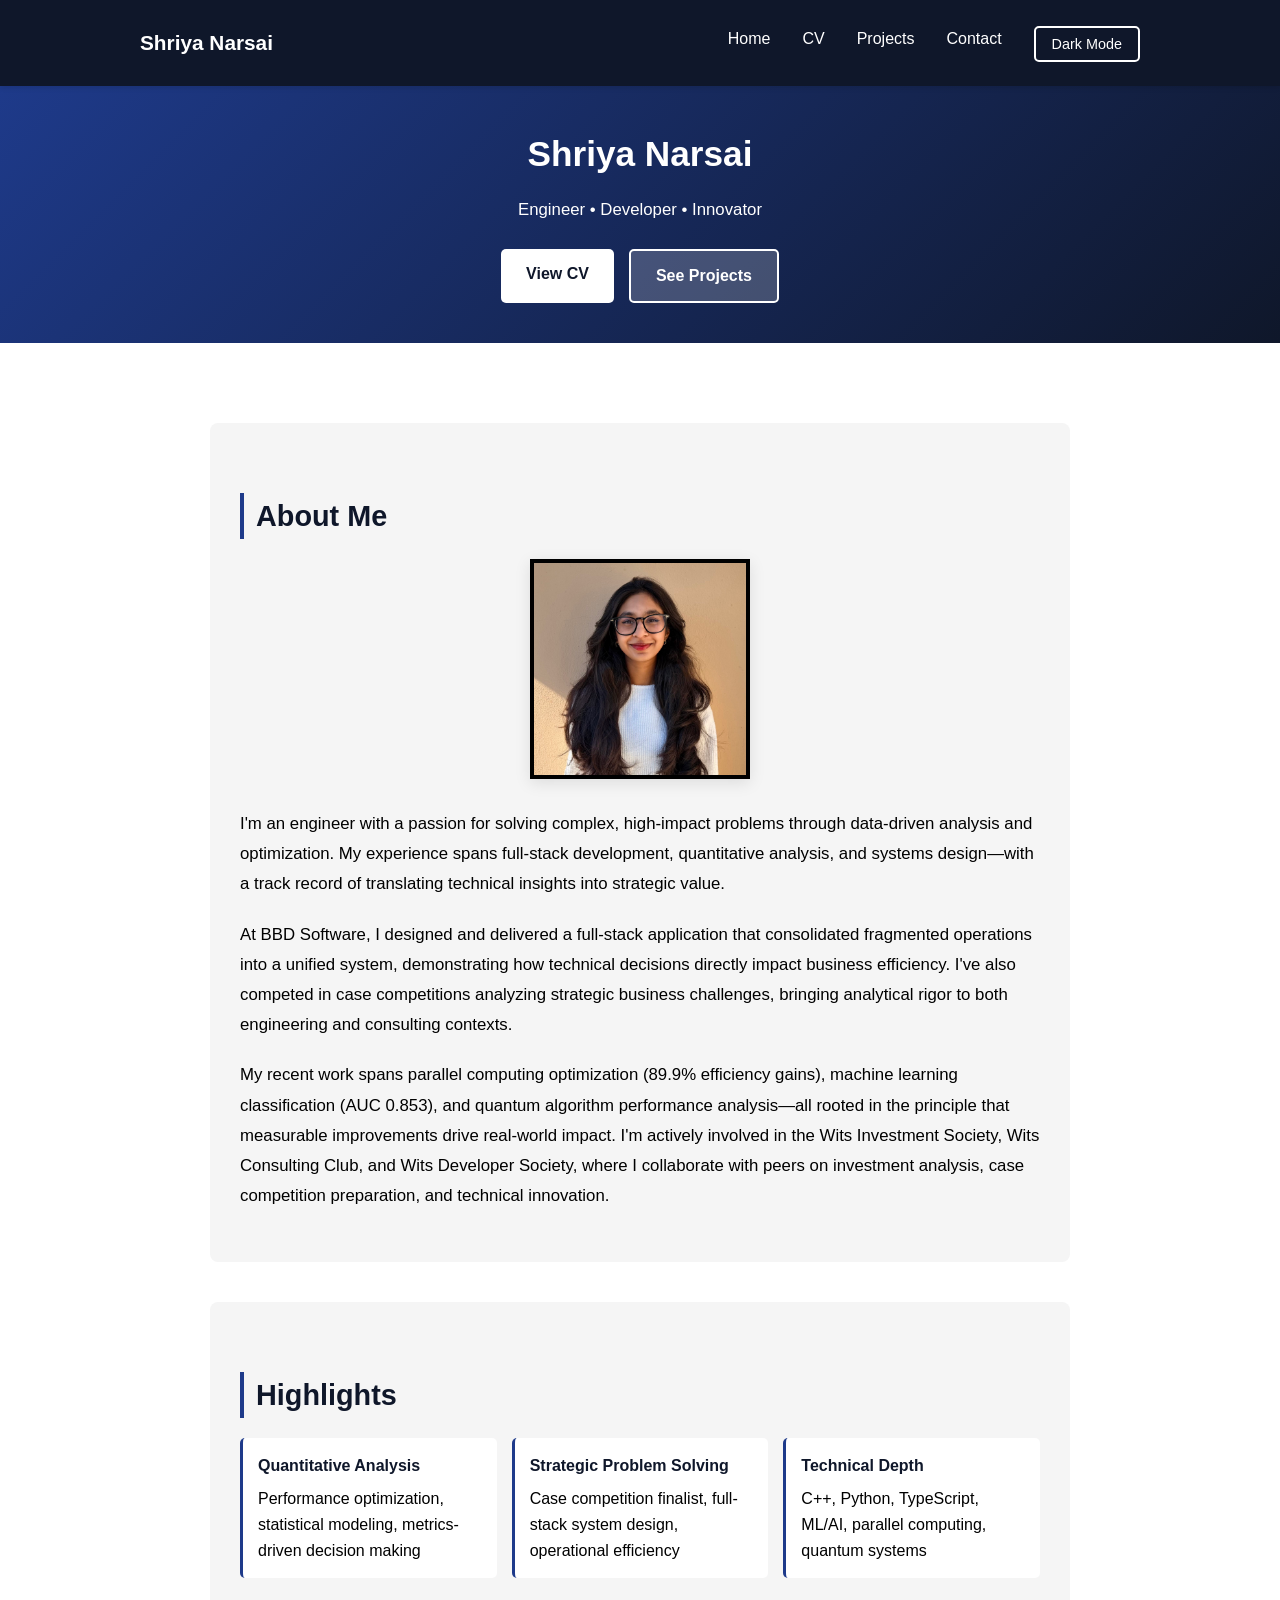
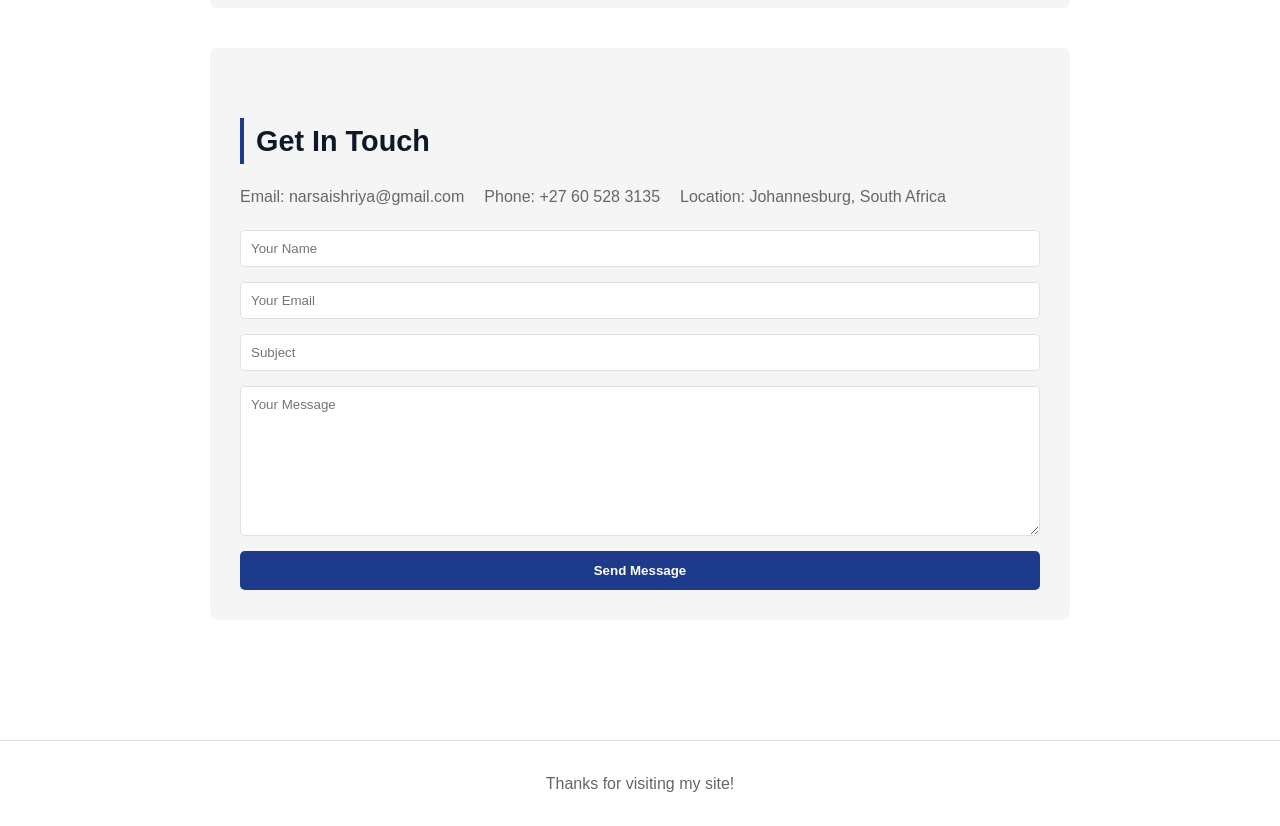
<file: index.html>
<!DOCTYPE html>
<html lang="en">
<head>
    <meta charset="UTF-8">
    <meta name="viewport" content="width=device-width, initial-scale=1.0">
    <title>Shriya Narsai - Portfolio</title>
    <link rel="stylesheet" href="assets/css/style.css">
</head>
<body>
    <nav>
        <div class="nav-container">
            <a href="index.html" class="logo">Shriya Narsai</a>
            <ul class="nav-links">
                <li><a href="index.html">Home</a></li>
                <li><a href="cv.html">CV</a></li>
                <li><a href="projects.html">Projects</a></li>
                <li><a href="#contact">Contact</a></li>
                <li><button id="dark-mode-toggle" class="dark-mode-toggle">Dark Mode</button></li>
            </ul>
        </div>
    </nav>

    <section class="hero">
        <h1>Shriya Narsai</h1>
        <p>Engineer • Developer • Innovator</p>
        <div class="cta-buttons">
            <a href="cv.html" class="btn btn-primary">View CV</a>
            <a href="projects.html" class="btn btn-secondary">See Projects</a>
        </div>
    </section>

    <div class="container">

        <section class="section">
            <h2>About Me</h2>
            <img src="assets/image.jpg" alt="Shriya Narsai" class="profile-image">
            <p class="intro-text">
                I'm an engineer with a passion for solving complex, high-impact problems through data-driven analysis and optimization. My experience spans full-stack development, quantitative analysis, and systems design—with a track record of translating technical insights into strategic value.
            </p>
            <p class="intro-text">
                At BBD Software, I designed and delivered a full-stack application that consolidated fragmented operations into a unified system, demonstrating how technical decisions directly impact business efficiency. I've also competed in case competitions analyzing strategic business challenges, bringing analytical rigor to both engineering and consulting contexts.
            </p>
            <p class="intro-text">
                My recent work spans parallel computing optimization (89.9% efficiency gains), machine learning classification (AUC 0.853), and quantum algorithm performance analysis—all rooted in the principle that measurable improvements drive real-world impact. I'm actively involved in the Wits Investment Society, Wits Consulting Club, and Wits Developer Society, where I collaborate with peers on investment analysis, case competition preparation, and technical innovation.
            </p>
        </section>

        <section class="section">
            <h2>Highlights</h2>
            <div class="skills-container">
                <div class="skill-category">
                    <strong>Quantitative Analysis</strong>
                    Performance optimization, statistical modeling, metrics-driven decision making
                </div>
                <div class="skill-category">
                    <strong>Strategic Problem Solving</strong>
                    Case competition finalist, full-stack system design, operational efficiency
                </div>
                <div class="skill-category">
                    <strong>Technical Depth</strong>
                    C++, Python, TypeScript, ML/AI, parallel computing, quantum systems
                </div>
            </div>
        </section>

        <section class="section" id="contact">
            <h2>Get In Touch</h2>
            <div class="contact-info">
                <span>Email: narsaishriya@gmail.com</span>
                <span>Phone: +27 60 528 3135</span>
                <span>Location: Johannesburg, South Africa</span>
            </div>
            
            <form action="https://formspree.io/f/mlgqdrbw" method="POST" class="contact-form">
                <input type="text" name="name" placeholder="Your Name" required>
                <input type="email" name="email" placeholder="Your Email" required>
                <input type="text" name="subject" placeholder="Subject" required>
                <textarea name="message" placeholder="Your Message" required></textarea>
                <button type="submit" class="btn btn-primary">Send Message</button>
            </form>
        </section>
    </div>

    <footer>
        <p>Thanks for visiting my site!</p>
    </footer>

    <script src="assets/js/script.js"></script>
</body>
</html>
</file>
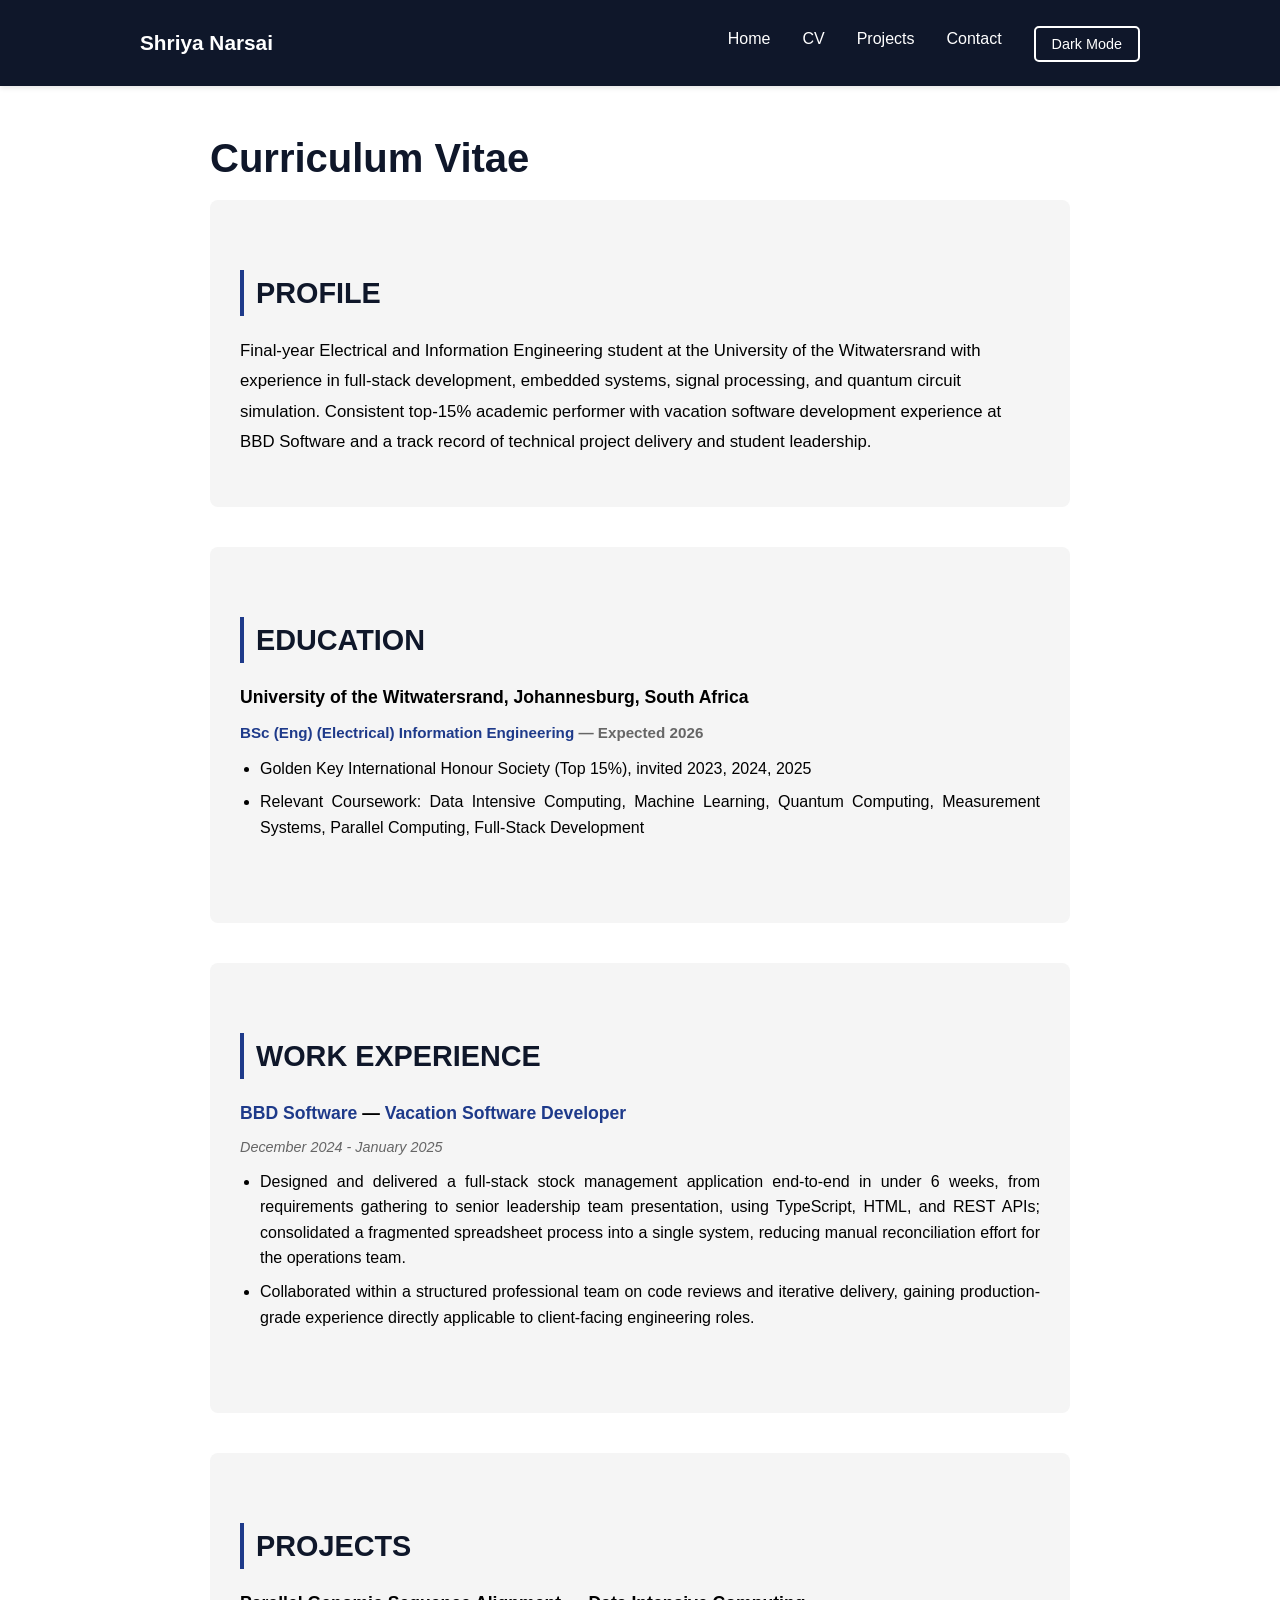
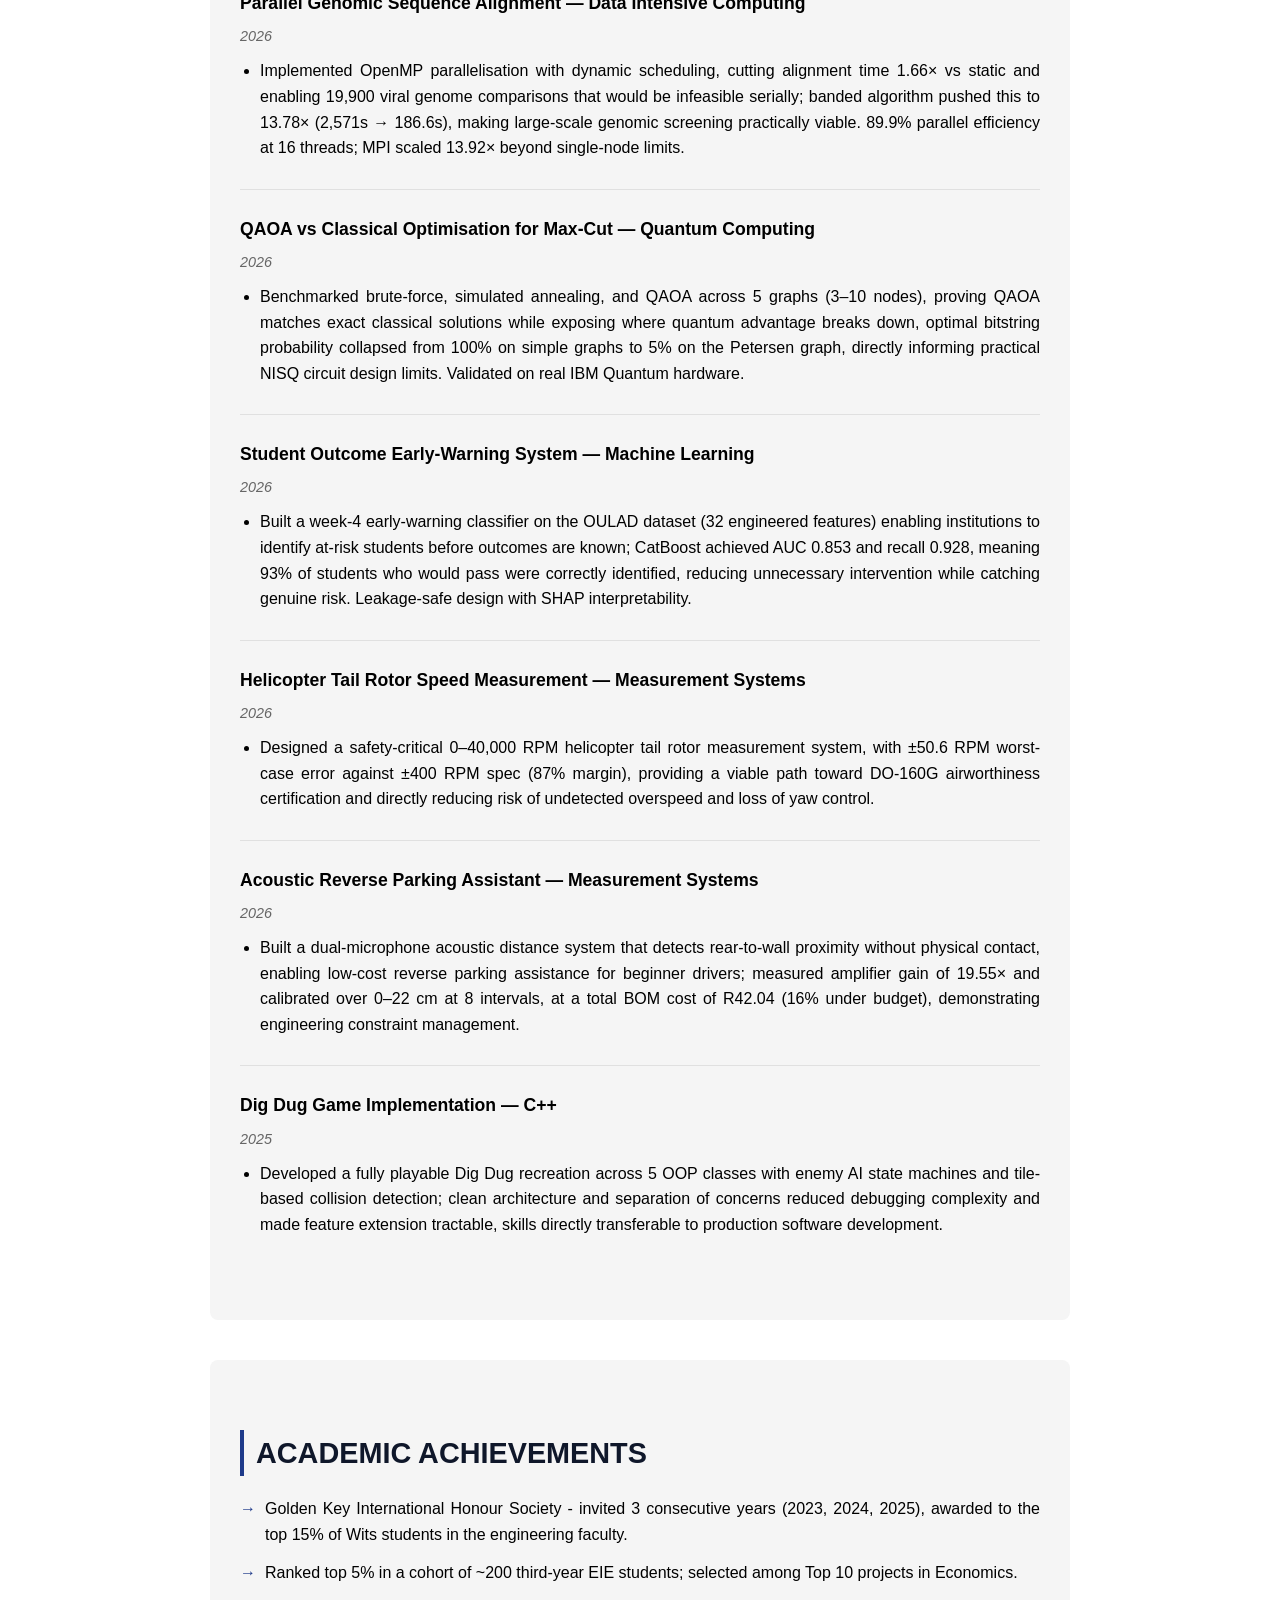
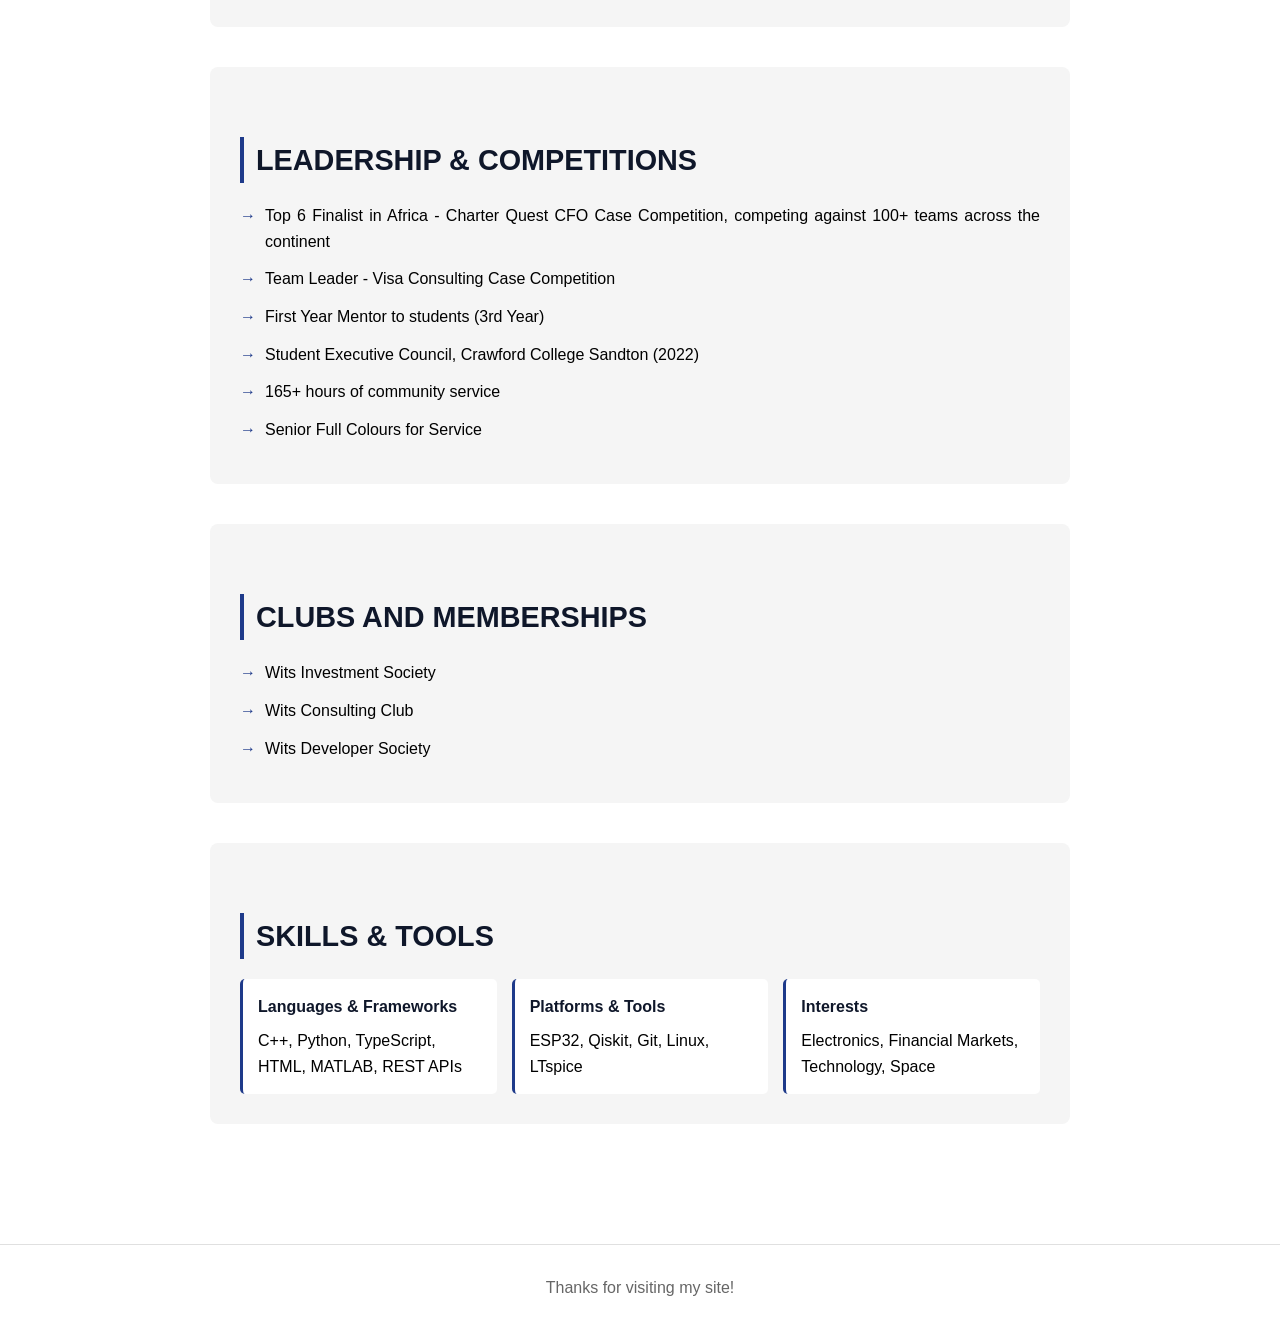
<file: cv.html>
<!DOCTYPE html>
<html lang="en">
<head>
    <meta charset="UTF-8">
    <meta name="viewport" content="width=device-width, initial-scale=1.0">
    <title>Shriya Narsai - CV</title>
    <link rel="stylesheet" href="assets/css/style.css">
</head>
<body>
    <nav>
        <div class="nav-container">
            <a href="index.html" class="logo">Shriya Narsai</a>
            <ul class="nav-links">
                <li><a href="index.html">Home</a></li>
                <li><a href="cv.html">CV</a></li>
                <li><a href="projects.html">Projects</a></li>
                <li><a href="index.html#contact">Contact</a></li>
                <li><button id="dark-mode-toggle" class="dark-mode-toggle">Dark Mode</button></li>
            </ul>
        </div>
    </nav>

    <div class="container">
        <h1>Curriculum Vitae</h1>

        <section class="section">
            <h2>PROFILE</h2>
            <p class="intro-text">
                Final-year Electrical and Information Engineering student at the University of the Witwatersrand with experience in full-stack development, embedded systems, signal processing, and quantum circuit simulation. Consistent top-15% academic performer with vacation software development experience at BBD Software and a track record of technical project delivery and student leadership.
            </p>
        </section>

        <section class="section">
            <h2>EDUCATION</h2>
            <div class="education-item">
                <h3>University of the Witwatersrand, Johannesburg, South Africa</h3>
                <h4><span class="position">BSc (Eng) (Electrical) Information Engineering</span> — Expected 2026</h4>
                <ul>
                    <li>Golden Key International Honour Society (Top 15%), invited 2023, 2024, 2025</li>
                    <li>Relevant Coursework: Data Intensive Computing, Machine Learning, Quantum Computing, Measurement Systems, Parallel Computing, Full-Stack Development</li>
                </ul>
            </div>
        </section>

        <section class="section">
            <h2>WORK EXPERIENCE</h2>
            <div class="work-item">
                <h3><span class="company">BBD Software</span> — <span class="position">Vacation Software Developer</span></h3>
                <p class="date">December 2024 - January 2025</p>
                <ul>
                    <li>Designed and delivered a full-stack stock management application end-to-end in under 6 weeks, from requirements gathering to senior leadership team presentation, using TypeScript, HTML, and REST APIs; consolidated a fragmented spreadsheet process into a single system, reducing manual reconciliation effort for the operations team.</li>
                    <li>Collaborated within a structured professional team on code reviews and iterative delivery, gaining production-grade experience directly applicable to client-facing engineering roles.</li>
                </ul>
            </div>
        </section>

        <section class="section">
            <h2>PROJECTS</h2>
            
            <div class="project-item">
                <h3>Parallel Genomic Sequence Alignment — Data Intensive Computing</h3>
                <p class="date">2026</p>
                <ul>
                    <li>Implemented OpenMP parallelisation with dynamic scheduling, cutting alignment time 1.66× vs static and enabling 19,900 viral genome comparisons that would be infeasible serially; banded algorithm pushed this to 13.78× (2,571s → 186.6s), making large-scale genomic screening practically viable. 89.9% parallel efficiency at 16 threads; MPI scaled 13.92× beyond single-node limits.</li>
                </ul>
            </div>

            <div class="project-item">
                <h3>QAOA vs Classical Optimisation for Max-Cut — Quantum Computing</h3>
                <p class="date">2026</p>
                <ul>
                    <li>Benchmarked brute-force, simulated annealing, and QAOA across 5 graphs (3–10 nodes), proving QAOA matches exact classical solutions while exposing where quantum advantage breaks down, optimal bitstring probability collapsed from 100% on simple graphs to 5% on the Petersen graph, directly informing practical NISQ circuit design limits. Validated on real IBM Quantum hardware.</li>
                </ul>
            </div>

            <div class="project-item">
                <h3>Student Outcome Early-Warning System — Machine Learning</h3>
                <p class="date">2026</p>
                <ul>
                    <li>Built a week-4 early-warning classifier on the OULAD dataset (32 engineered features) enabling institutions to identify at-risk students before outcomes are known; CatBoost achieved AUC 0.853 and recall 0.928, meaning 93% of students who would pass were correctly identified, reducing unnecessary intervention while catching genuine risk. Leakage-safe design with SHAP interpretability.</li>
                </ul>
            </div>

            <div class="project-item">
                <h3>Helicopter Tail Rotor Speed Measurement — Measurement Systems</h3>
                <p class="date">2026</p>
                <ul>
                    <li>Designed a safety-critical 0–40,000 RPM helicopter tail rotor measurement system, with ±50.6 RPM worst-case error against ±400 RPM spec (87% margin), providing a viable path toward DO-160G airworthiness certification and directly reducing risk of undetected overspeed and loss of yaw control.</li>
                </ul>
            </div>

            <div class="project-item">
                <h3>Acoustic Reverse Parking Assistant — Measurement Systems</h3>
                <p class="date">2026</p>
                <ul>
                    <li>Built a dual-microphone acoustic distance system that detects rear-to-wall proximity without physical contact, enabling low-cost reverse parking assistance for beginner drivers; measured amplifier gain of 19.55× and calibrated over 0–22 cm at 8 intervals, at a total BOM cost of R42.04 (16% under budget), demonstrating engineering constraint management.</li>
                </ul>
            </div>

            <div class="project-item">
                <h3>Dig Dug Game Implementation — C++</h3>
                <p class="date">2025</p>
                <ul>
                    <li>Developed a fully playable Dig Dug recreation across 5 OOP classes with enemy AI state machines and tile-based collision detection; clean architecture and separation of concerns reduced debugging complexity and made feature extension tractable, skills directly transferable to production software development.</li>
                </ul>
            </div>
        </section>

        <section class="section">
            <h2>ACADEMIC ACHIEVEMENTS</h2>
            <ul class="achievement-list">
                <li>Golden Key International Honour Society - invited 3 consecutive years (2023, 2024, 2025), awarded to the top 15% of Wits students in the engineering faculty.</li>
                <li>Ranked top 5% in a cohort of ~200 third-year EIE students; selected among Top 10 projects in Economics.</li>
            </ul>
        </section>

        <section class="section">
            <h2>LEADERSHIP & COMPETITIONS</h2>
            <ul class="leadership-list">
                <li>Top 6 Finalist in Africa - Charter Quest CFO Case Competition, competing against 100+ teams across the continent</li>
                <li>Team Leader - Visa Consulting Case Competition</li>
                <li>First Year Mentor to students (3rd Year)</li>
                <li>Student Executive Council, Crawford College Sandton (2022)</li>
                <li>165+ hours of community service</li>
                <li>Senior Full Colours for Service</li>
            </ul>
        </section>

        <section class="section">
            <h2>CLUBS AND MEMBERSHIPS</h2>
            <ul class="achievement-list">
                <li>Wits Investment Society</li>
                <li>Wits Consulting Club</li>
                <li>Wits Developer Society</li>
            </ul>
        </section>

        <section class="section">
            <h2>SKILLS & TOOLS</h2>
            <div class="skills-container">
                <div class="skill-category">
                    <strong>Languages & Frameworks</strong>
                    C++, Python, TypeScript, HTML, MATLAB, REST APIs
                </div>
                <div class="skill-category">
                    <strong>Platforms & Tools</strong>
                    ESP32, Qiskit, Git, Linux, LTspice
                </div>
                <div class="skill-category">
                    <strong>Interests</strong>
                    Electronics, Financial Markets, Technology, Space
                </div>
            </div>
        </section>
    </div>

    <footer>
        <p>Thanks for visiting my site!</p>
    </footer>

    <script src="assets/js/script.js"></script>
</body>
</html>
</file>
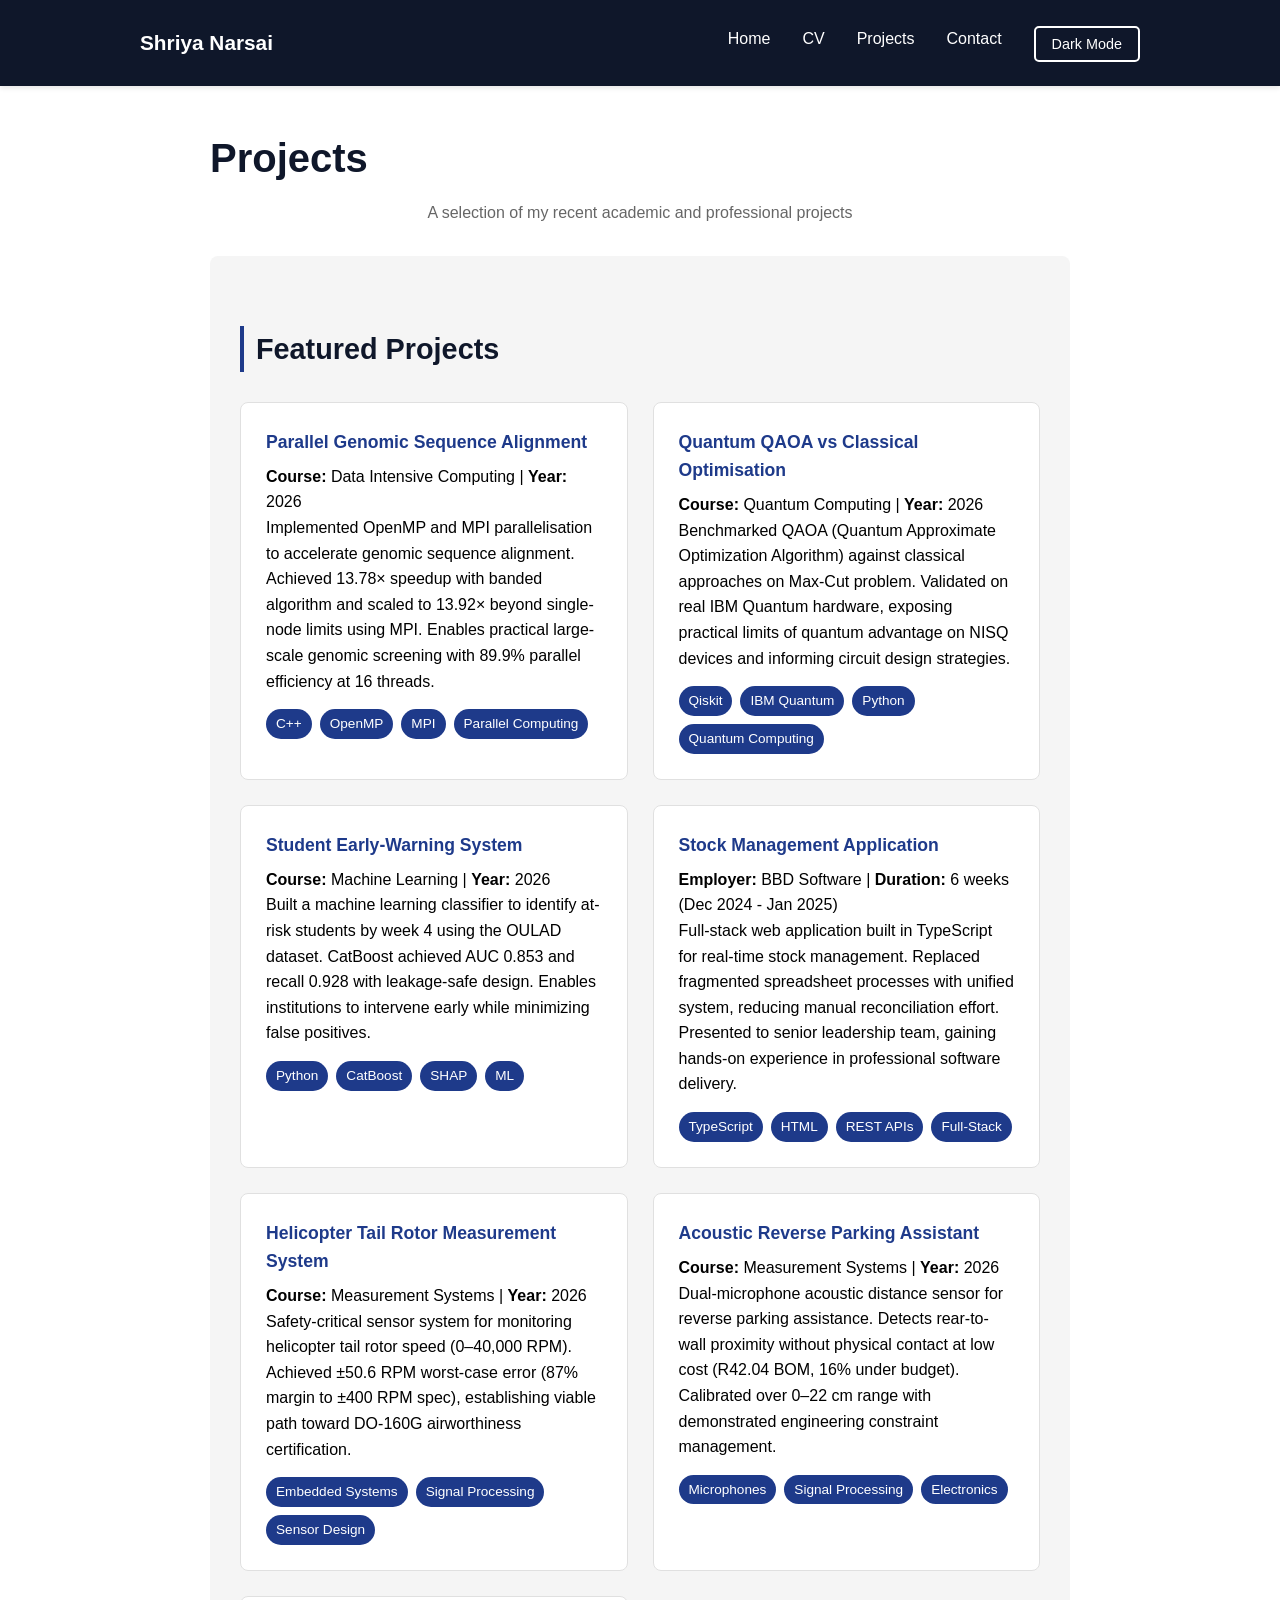
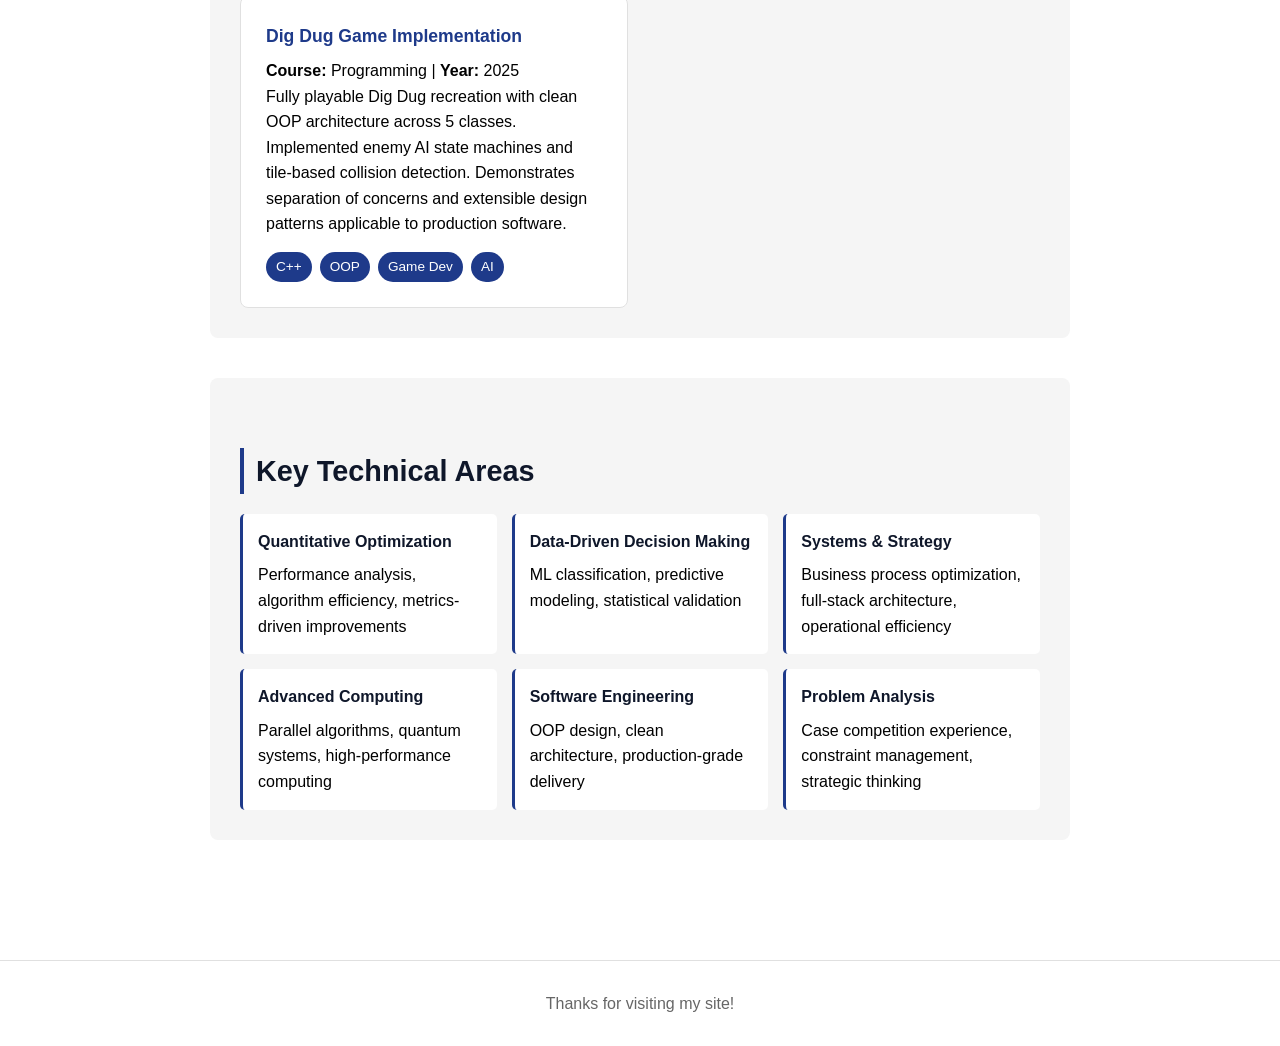
<file: projects.html>
<!DOCTYPE html>
<html lang="en">
<head>
    <meta charset="UTF-8">
    <meta name="viewport" content="width=device-width, initial-scale=1.0">
    <title>Shriya Narsai - Projects</title>
    <link rel="stylesheet" href="assets/css/style.css">
</head>
<body>
    <nav>
        <div class="nav-container">
            <a href="index.html" class="logo">Shriya Narsai</a>
            <ul class="nav-links">
                <li><a href="index.html">Home</a></li>
                <li><a href="cv.html">CV</a></li>
                <li><a href="projects.html">Projects</a></li>
                <li><a href="index.html#contact">Contact</a></li>
                <li><button id="dark-mode-toggle" class="dark-mode-toggle">Dark Mode</button></li>
            </ul>
        </div>
    </nav>

    <div class="container">
        <h1>Projects</h1>
        <p style="text-align: center; color: var(--text-secondary); margin-bottom: 30px;">A selection of my recent academic and professional projects</p>

        <section class="section">
            <h2>Featured Projects</h2>
            <div class="projects-grid">
                <div class="project-card">
                    <h3>Parallel Genomic Sequence Alignment</h3>
                    <p><strong>Course:</strong> Data Intensive Computing | <strong>Year:</strong> 2026</p>
                    <p>Implemented OpenMP and MPI parallelisation to accelerate genomic sequence alignment. Achieved 13.78× speedup with banded algorithm and scaled to 13.92× beyond single-node limits using MPI. Enables practical large-scale genomic screening with 89.9% parallel efficiency at 16 threads.</p>
                    <div class="tech">
                        <span class="tech-tag">C++</span>
                        <span class="tech-tag">OpenMP</span>
                        <span class="tech-tag">MPI</span>
                        <span class="tech-tag">Parallel Computing</span>
                    </div>
                </div>

                <div class="project-card">
                    <h3>Quantum QAOA vs Classical Optimisation</h3>
                    <p><strong>Course:</strong> Quantum Computing | <strong>Year:</strong> 2026</p>
                    <p>Benchmarked QAOA (Quantum Approximate Optimization Algorithm) against classical approaches on Max-Cut problem. Validated on real IBM Quantum hardware, exposing practical limits of quantum advantage on NISQ devices and informing circuit design strategies.</p>
                    <div class="tech">
                        <span class="tech-tag">Qiskit</span>
                        <span class="tech-tag">IBM Quantum</span>
                        <span class="tech-tag">Python</span>
                        <span class="tech-tag">Quantum Computing</span>
                    </div>
                </div>

                <div class="project-card">
                    <h3>Student Early-Warning System</h3>
                    <p><strong>Course:</strong> Machine Learning | <strong>Year:</strong> 2026</p>
                    <p>Built a machine learning classifier to identify at-risk students by week 4 using the OULAD dataset. CatBoost achieved AUC 0.853 and recall 0.928 with leakage-safe design. Enables institutions to intervene early while minimizing false positives.</p>
                    <div class="tech">
                        <span class="tech-tag">Python</span>
                        <span class="tech-tag">CatBoost</span>
                        <span class="tech-tag">SHAP</span>
                        <span class="tech-tag">ML</span>
                    </div>
                </div>

                <div class="project-card">
                    <h3>Stock Management Application</h3>
                    <p><strong>Employer:</strong> BBD Software | <strong>Duration:</strong> 6 weeks (Dec 2024 - Jan 2025)</p>
                    <p>Full-stack web application built in TypeScript for real-time stock management. Replaced fragmented spreadsheet processes with unified system, reducing manual reconciliation effort. Presented to senior leadership team, gaining hands-on experience in professional software delivery.</p>
                    <div class="tech">
                        <span class="tech-tag">TypeScript</span>
                        <span class="tech-tag">HTML</span>
                        <span class="tech-tag">REST APIs</span>
                        <span class="tech-tag">Full-Stack</span>
                    </div>
                </div>

                <div class="project-card">
                    <h3>Helicopter Tail Rotor Measurement System</h3>
                    <p><strong>Course:</strong> Measurement Systems | <strong>Year:</strong> 2026</p>
                    <p>Safety-critical sensor system for monitoring helicopter tail rotor speed (0–40,000 RPM). Achieved ±50.6 RPM worst-case error (87% margin to ±400 RPM spec), establishing viable path toward DO-160G airworthiness certification.</p>
                    <div class="tech">
                        <span class="tech-tag">Embedded Systems</span>
                        <span class="tech-tag">Signal Processing</span>
                        <span class="tech-tag">Sensor Design</span>
                    </div>
                </div>

                <div class="project-card">
                    <h3>Acoustic Reverse Parking Assistant</h3>
                    <p><strong>Course:</strong> Measurement Systems | <strong>Year:</strong> 2026</p>
                    <p>Dual-microphone acoustic distance sensor for reverse parking assistance. Detects rear-to-wall proximity without physical contact at low cost (R42.04 BOM, 16% under budget). Calibrated over 0–22 cm range with demonstrated engineering constraint management.</p>
                    <div class="tech">
                        <span class="tech-tag">Microphones</span>
                        <span class="tech-tag">Signal Processing</span>
                        <span class="tech-tag">Electronics</span>
                    </div>
                </div>

                <div class="project-card">
                    <h3>Dig Dug Game Implementation</h3>
                    <p><strong>Course:</strong> Programming | <strong>Year:</strong> 2025</p>
                    <p>Fully playable Dig Dug recreation with clean OOP architecture across 5 classes. Implemented enemy AI state machines and tile-based collision detection. Demonstrates separation of concerns and extensible design patterns applicable to production software.</p>
                    <div class="tech">
                        <span class="tech-tag">C++</span>
                        <span class="tech-tag">OOP</span>
                        <span class="tech-tag">Game Dev</span>
                        <span class="tech-tag">AI</span>
                    </div>
                </div>
            </div>
        </section>

        <section class="section">
            <h2>Key Technical Areas</h2>
            <div class="skills-container">
                <div class="skill-category">
                    <strong>Quantitative Optimization</strong>
                    Performance analysis, algorithm efficiency, metrics-driven improvements
                </div>
                <div class="skill-category">
                    <strong>Data-Driven Decision Making</strong>
                    ML classification, predictive modeling, statistical validation
                </div>
                <div class="skill-category">
                    <strong>Systems & Strategy</strong>
                    Business process optimization, full-stack architecture, operational efficiency
                </div>
                <div class="skill-category">
                    <strong>Advanced Computing</strong>
                    Parallel algorithms, quantum systems, high-performance computing
                </div>
                <div class="skill-category">
                    <strong>Software Engineering</strong>
                    OOP design, clean architecture, production-grade delivery
                </div>
                <div class="skill-category">
                    <strong>Problem Analysis</strong>
                    Case competition experience, constraint management, strategic thinking
                </div>
            </div>
        </section>
    </div>

    <footer>
        <p>Thanks for visiting my site!</p>
    </footer>

    <script src="assets/js/script.js"></script>
</body>
</html>
</file>
<file: assets/css/style.css>
* {
    margin: 0;
    padding: 0;
    box-sizing: border-box;
}

:root {
    --bg-primary: #ffffff;
    --bg-secondary: #f5f5f5;
    --text-primary: #000000;
    --text-secondary: #666666;
    --accent: #1e3a8a;
    --accent-dark: #0f172a;
    --border: #e0e0e0;
}

body.dark-mode {
    --bg-primary: #1e1e1e;
    --bg-secondary: #2d2d2d;
    --text-primary: #f0f0f0;
    --text-secondary: #b0b0b0;
    --text-heading: #60a5fa;
    --accent: #60a5fa;
    --accent-dark: #1e40af;
    --border: #404040;
}

body {
    font-family: 'Segoe UI', Tahoma, Geneva, Verdana, sans-serif;
    line-height: 1.6;
    color: var(--text-primary);
    background-color: var(--bg-primary);
    transition: background-color 0.3s, color 0.3s;
}

/* Navigation */
nav {
    background-color: var(--accent-dark);
    padding: 1rem 2rem;
    position: sticky;
    top: 0;
    z-index: 100;
    box-shadow: 0 2px 5px rgba(0,0,0,0.1);
}

body.dark-mode nav {
    background-color: #0a0e27;
}

nav .nav-container {
    max-width: 1000px;
    margin: 0 auto;
    display: flex;
    justify-content: space-between;
    align-items: center;
}

nav a {
    color: white;
    text-decoration: none;
    font-weight: 500;
}

nav .logo {
    font-size: 1.3em;
    font-weight: bold;
}

.nav-links {
    display: flex;
    gap: 2rem;
    list-style: none;
}

.nav-links a {
    transition: opacity 0.3s;
}

.nav-links a:hover {
    opacity: 0.8;
}

.dark-mode-toggle {
    background: none;
    border: 2px solid white;
    color: white;
    padding: 0.5rem 1rem;
    cursor: pointer;
    border-radius: 5px;
    font-size: 0.9em;
    transition: background-color 0.3s;
}

.dark-mode-toggle:hover {
    background-color: rgba(255,255,255,0.1);
}

/* Container */
.container {
    max-width: 900px;
    margin: 0 auto;
    padding: 40px 20px;
}

/* Headers */
h1 {
    font-size: 2.5em;
    color: #0f172a;
    margin-bottom: 10px;
}

body.dark-mode h1 {
    color: #60a5fa;
}

h2 {
    font-size: 1.8em;
    color: #0f172a;
    margin-top: 40px;
    margin-bottom: 20px;
    border-left: 4px solid var(--accent);
    padding-left: 12px;
}

body.dark-mode h2 {
    color: #60a5fa;
}

h3 {
    font-size: 1.1em;
    color: var(--text-primary);
    margin-top: 15px;
    margin-bottom: 8px;
}

h4 {
    font-size: 0.95em;
    color: var(--text-secondary);
    font-weight: 600;
    margin-top: 10px;
    margin-bottom: 5px;
}

h5 {
    font-size: 1.1em;
    color: #0f172a;
    margin-top: 15px;
    margin-bottom: 8px;
}

body.dark-mode h5 {
    color: #60a5fa;
}

/* Hero Section */
.hero {
    text-align: center;
    padding: 40px 20px;
    background: linear-gradient(135deg, var(--accent) 0%, var(--accent-dark) 100%);
    color: white;
    margin-bottom: 40px;
}

body.dark-mode .hero {
    background: linear-gradient(135deg, #1e3a8a 0%, #0f172a 100%);
}

.hero h1 {
    color: white;
    font-size: 2.2em;
    margin-bottom: 15px;
}

.hero p {
    font-size: 1.05em;
    margin-bottom: 25px;
}

.cta-buttons {
    display: flex;
    gap: 15px;
    justify-content: center;
    flex-wrap: wrap;
}

.btn {
    padding: 12px 25px;
    border: none;
    border-radius: 5px;
    text-decoration: none;
    font-weight: 600;
    cursor: pointer;
    transition: transform 0.2s, box-shadow 0.2s;
}

.btn-primary {
    background-color: white;
    color: var(--accent-dark);
}

.btn-secondary {
    background-color: rgba(255,255,255,0.2);
    color: white;
    border: 2px solid white;
}

.btn:hover {
    transform: translateY(-2px);
    box-shadow: 0 5px 15px rgba(0,0,0,0.2);
}

/* Content Sections */
.section {
    margin-bottom: 40px;
    background-color: var(--bg-secondary);
    padding: 30px;
    border-radius: 8px;
    opacity: 0;
    animation: fadeInUp 0.6s ease-out forwards;
}

.section.visible {
    animation: fadeInUp 0.6s ease-out forwards;
}

.section:nth-child(1) {
    animation-delay: 0.1s;
}

.section:nth-child(2) {
    animation-delay: 0.2s;
}

.section:nth-child(3) {
    animation-delay: 0.3s;
}

.section:nth-child(4) {
    animation-delay: 0.4s;
}

.section:nth-child(5) {
    animation-delay: 0.5s;
}

.section:nth-child(6) {
    animation-delay: 0.6s;
}

@keyframes fadeInUp {
    0% {
        opacity: 0;
        transform: translateY(30px);
    }
    100% {
        opacity: 1;
        transform: translateY(0);
    }
}

.profile-image {
    width: 220px;
    height: 220px;
    border-radius: 0;
    margin: 0 auto 30px;
    display: block;
    box-shadow: 0 4px 15px rgba(0,0,0,0.1);
    border: 4px solid #000;
    animation: popIn 0.6s ease-out;
}

body.dark-mode .profile-image {
    border-color: #60a5fa;
}

@keyframes popIn {
    0% {
        transform: scale(0.8);
        opacity: 0;
    }
    100% {
        transform: scale(1);
        opacity: 1;
    }
}

.intro-text {
    font-size: 1.05em;
    line-height: 1.8;
    color: #000000;
    margin-bottom: 20px;
}

body.dark-mode .intro-text {
    color: #f0f0f0;
}

/* Education & Work Items */
.education-item,
.work-item,
.project-item {
    margin-bottom: 25px;
    padding-bottom: 20px;
    border-bottom: 1px solid var(--border);
}

.education-item:last-child,
.work-item:last-child,
.project-item:last-child {
    border-bottom: none;
}

.date {
    color: var(--text-secondary);
    font-size: 0.9em;
    font-style: italic;
}

.position,
.company {
    font-weight: 600;
    color: var(--accent);
}

ul {
    margin-left: 20px;
    margin-top: 10px;
}

li {
    margin-bottom: 8px;
    text-align: justify;
}

/* Skills Grid */
.skills-container {
    display: grid;
    grid-template-columns: repeat(auto-fit, minmax(250px, 1fr));
    gap: 15px;
    margin-top: 20px;
}

.skill-category {
    background-color: var(--bg-primary);
    padding: 15px;
    border-radius: 5px;
    border-left: 3px solid var(--accent);
}

.skill-category strong {
    color: var(--accent-dark);
    display: block;
    margin-bottom: 8px;
}

/* Projects Grid */
.projects-grid {
    display: grid;
    grid-template-columns: repeat(auto-fit, minmax(300px, 1fr));
    gap: 25px;
    margin-top: 30px;
}

.project-card {
    background-color: var(--bg-primary);
    padding: 25px;
    border-radius: 8px;
    border: 1px solid var(--border);
    transition: transform 0.3s, box-shadow 0.3s;
    opacity: 0;
    animation: fadeInUp 0.6s ease-out forwards;
}

.project-card.visible {
    animation: fadeInUp 0.6s ease-out forwards;
}

.projects-grid .project-card:nth-child(1) {
    animation-delay: 0.1s;
}

.projects-grid .project-card:nth-child(2) {
    animation-delay: 0.2s;
}

.projects-grid .project-card:nth-child(3) {
    animation-delay: 0.3s;
}

.projects-grid .project-card:nth-child(4) {
    animation-delay: 0.4s;
}

.projects-grid .project-card:nth-child(5) {
    animation-delay: 0.5s;
}

.projects-grid .project-card:nth-child(6) {
    animation-delay: 0.6s;
}

.projects-grid .project-card:nth-child(7) {
    animation-delay: 0.7s;
}

.project-card:hover {
    transform: translateY(-5px);
    box-shadow: 0 10px 20px rgba(52, 152, 219, 0.1);
}

.project-card h3 {
    color: var(--accent);
    margin-top: 0;
}

.project-card .tech {
    display: flex;
    gap: 8px;
    flex-wrap: wrap;
    margin-top: 15px;
}

.tech-tag {
    background-color: var(--accent);
    color: white;
    padding: 4px 10px;
    border-radius: 20px;
    font-size: 0.85em;
}

/* Achievement List */
.achievement-list,
.leadership-list {
    list-style-type: none;
    margin-left: 0;
}

.achievement-list li,
.leadership-list li {
    margin-bottom: 12px;
    padding-left: 25px;
    position: relative;
}

.achievement-list li:before,
.leadership-list li:before {
    content: "→";
    position: absolute;
    left: 0;
    color: var(--accent);
    font-weight: bold;
}

/* Contact Section */
.contact-info {
    display: flex;
    flex-wrap: wrap;
    gap: 20px;
    margin: 20px 0;
}

.contact-info span {
    display: flex;
    align-items: center;
    color: var(--text-secondary);
}

.contact-form {
    display: flex;
    flex-direction: column;
    gap: 15px;
    margin-top: 20px;
}

.contact-form input,
.contact-form textarea {
    padding: 10px;
    border: 1px solid var(--border);
    border-radius: 5px;
    background-color: var(--bg-primary);
    color: var(--text-primary);
    font-family: inherit;
}

.contact-form textarea {
    min-height: 150px;
    resize: vertical;
}

.contact-form button {
    padding: 12px;
    background-color: var(--accent);
    color: white;
    border: none;
    border-radius: 5px;
    cursor: pointer;
    font-weight: 600;
    transition: background-color 0.3s;
}

.contact-form button:hover {
    background-color: var(--accent-dark);
}

/* Footer */
footer {
    text-align: center;
    padding: 30px;
    color: var(--text-secondary);
    border-top: 1px solid var(--border);
    margin-top: 40px;
}

/* Responsive */
@media (max-width: 768px) {
    body {
        line-height: 1.5;
    }

    .container {
        padding: 20px 10px;
    }

    nav .nav-container {
        flex-wrap: wrap;
        gap: 1rem;
        justify-content: center;
        text-align: center;
    }

    nav {
        padding: 0.8rem 1rem;
    }

    .nav-links {
        gap: 1rem;
        font-size: 0.9em;
        flex: 1;
    }

    .dark-mode-toggle {
        padding: 0.4rem 0.8rem;
        font-size: 0.8em;
        white-space: nowrap;
        order: 3;
        width: 100%;
    }

    h1 {
        font-size: 1.8em;
        margin-bottom: 8px;
    }

    h2 {
        font-size: 1.4em;
        margin-top: 25px;
        margin-bottom: 15px;
    }

    h3 {
        font-size: 1em;
        margin-top: 12px;
        margin-bottom: 6px;
    }

    .hero {
        padding: 40px 20px;
    }

    .hero h1 {
        font-size: 2em;
    }

    .hero p {
        font-size: 1em;
    }

    .section {
        padding: 20px;
        margin-bottom: 25px;
    }

    .intro-text {
        font-size: 0.95em;
        line-height: 1.6;
    }

    .cta-buttons {
        flex-direction: column;
    }

    .contact-info {
        flex-direction: column;
        gap: 10px;
    }

    .projects-grid {
        grid-template-columns: 1fr;
    }

    .skills-container {
        grid-template-columns: 1fr;
    }

    ul {
        margin-left: 15px;
    }

    li {
        margin-bottom: 6px;
        font-size: 0.95em;
    }
}
</file>
